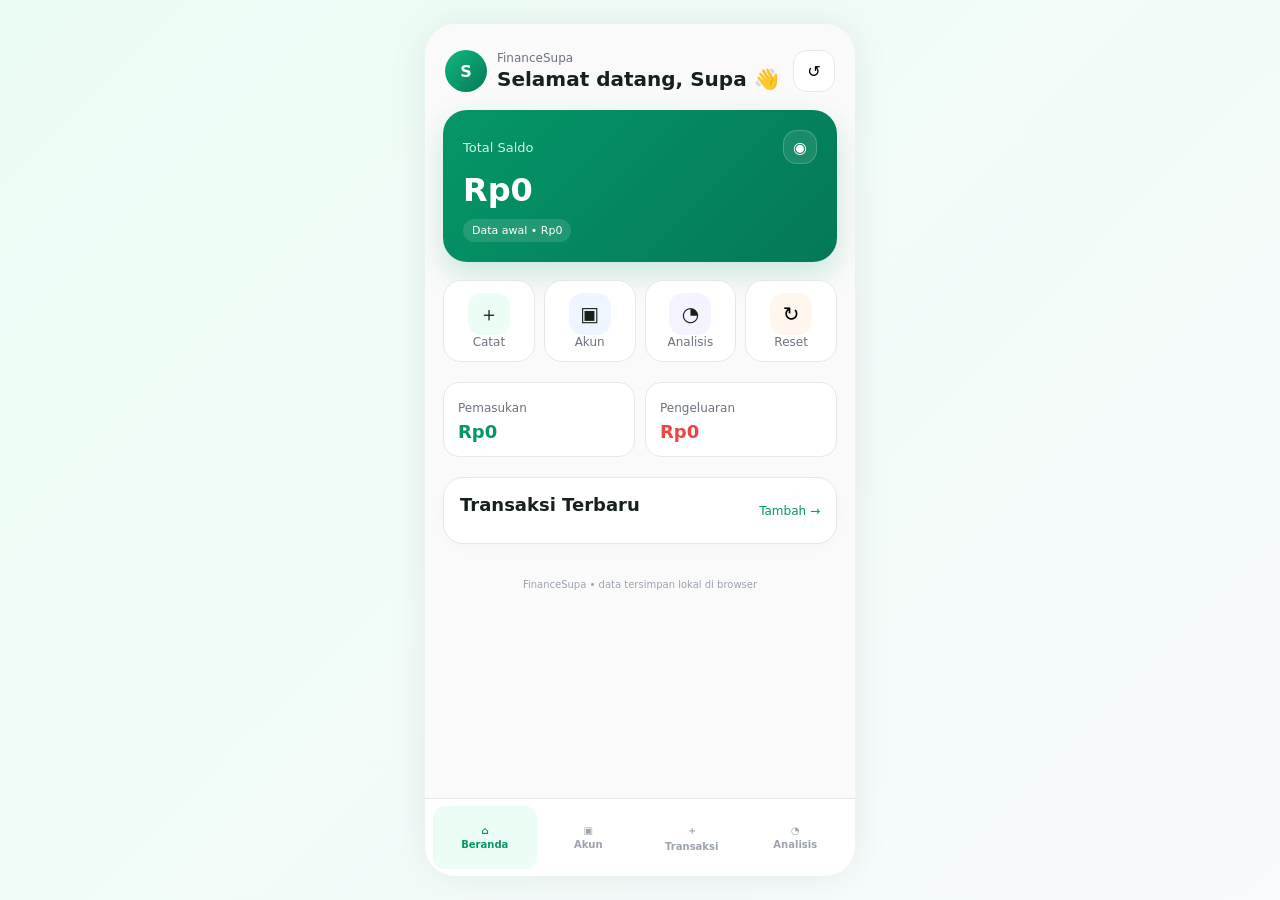
<file: index.html>
<!doctype html><html lang="id"><head><meta charset="utf-8"><meta name="viewport" content="width=device-width,initial-scale=1"><meta http-equiv="refresh" content="0; url=screen_1_dashboard.html"><title>FinanceSupa</title></head><body><p>Membuka FinanceSupa...</p><script>location.replace("screen_1_dashboard.html")</script></body></html>
</file>
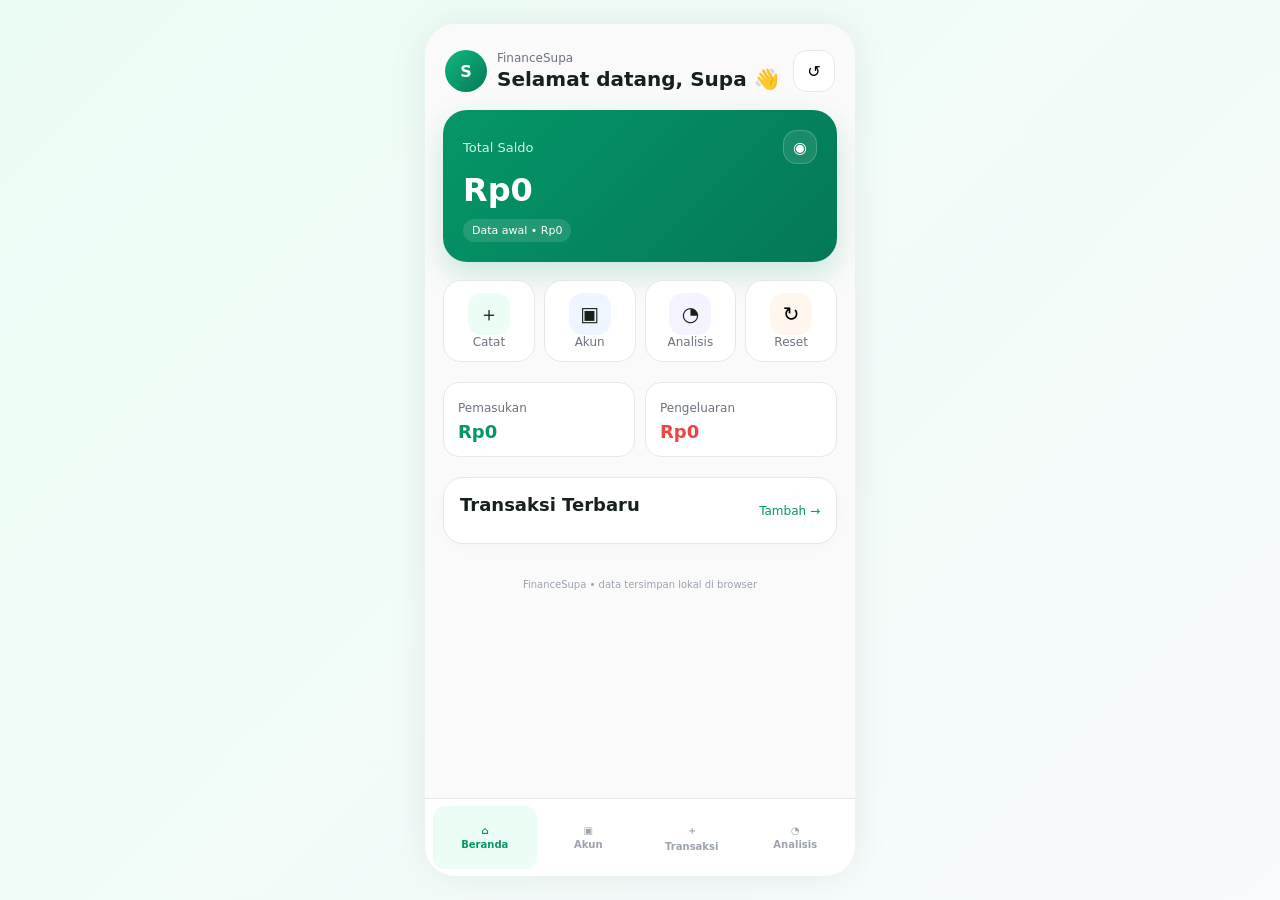
<file: screen_1_dashboard.html>
<!doctype html><html lang="id"><head><meta charset="utf-8"><meta name="viewport" content="width=device-width,initial-scale=1"><meta name="theme-color" content="#059669"><title>Dashboard — FinanceSupa</title><link rel="manifest" href="manifest.json"><link rel="stylesheet" href="styles.css"></head><body><div class="app"><main class="content">
<div class="top"><div class="user"><div class="avatar">S</div><div><div class="small">FinanceSupa</div><h1>Selamat datang, <span data-user>Supa</span> 👋</h1></div></div><button class="iconbtn" onclick="resetData()" title="Reset data">↺</button></div>
<div class="balance"><div class="balance-row"><span class="label">Total Saldo</span><button class="iconbtn" style="width:34px;height:34px;background:#ffffff18;color:#fff;border-color:#ffffff33" onclick="toggleBal()">◉</button></div><div class="amount" id="balance">Rp0</div><span class="pill">Data awal • Rp0</span></div>
<div class="actions">
<a class="action" href="screen_3_transaction_input.html"><div class="ico">＋</div><div class="small">Catat</div></a>
<a class="action" href="screen_2_bank_sync.html"><div class="ico" style="background:#eff6ff">▣</div><div class="small">Akun</div></a>
<a class="action" href="screen_4_analytics.html"><div class="ico" style="background:#f5f3ff">◔</div><div class="small">Analisis</div></a>
<button class="action" onclick="resetData()"><div class="ico" style="background:#fff7ed">↻</div><div class="small">Reset</div></button>
</div>
<div class="section"><div class="stats"><div class="stat"><span class="small">Pemasukan</span><b class="green" id="income">Rp0</b></div><div class="stat"><span class="small">Pengeluaran</span><b class="red" id="expense">Rp0</b></div></div></div>
<div class="section"><div class="card"><div class="balance-row"><h2>Transaksi Terbaru</h2><a href="screen_3_transaction_input.html" class="small green">Tambah →</a></div><div id="recent"></div></div></div>
<div class="footer">FinanceSupa • data tersimpan lokal di browser</div>
</main>
    <nav class="nav">
      <a class="active" href="screen_1_dashboard.html"><span>⌂</span>Beranda</a>
      <a class="" href="screen_2_bank_sync.html"><span>▣</span>Akun</a>
      <a class="" href="screen_3_transaction_input.html"><span>＋</span>Transaksi</a>
      <a class="" href="screen_4_analytics.html"><span>◔</span>Analisis</a>
    </nav></div><script src="app.js"></script><script>
let visible=true;
function render(){const t=totals();document.getElementById('income').textContent=rupiah(t.income);document.getElementById('expense').textContent=rupiah(t.expense);document.getElementById('balance').textContent=visible?rupiah(t.balance):"Rp •••••••";const d=getData();const el=document.getElementById('recent');if(!d.transactions.length){el.innerHTML='<div class="empty">Belum ada transaksi.<br>Mulai dengan tombol <b>Catat</b>.</div>'}else{el.innerHTML=d.transactions.slice(-5).reverse().map(x=>`<div class="tx"><div class="tx-left"><div class="tx-icon">${txIcon(x)}</div><div><b>${x.note||'Transaksi'}</b><div class="small">${x.category||'Lainnya'} • ${x.date}</div></div></div><b class="${x.type==='income'?'green':'red'}">${x.type==='income'?'+':'-'}${rupiah(x.amount)}</b></div>`).join('')}}}
function toggleBal(){visible=!visible;render()} render();
</script></body></html>
</file>
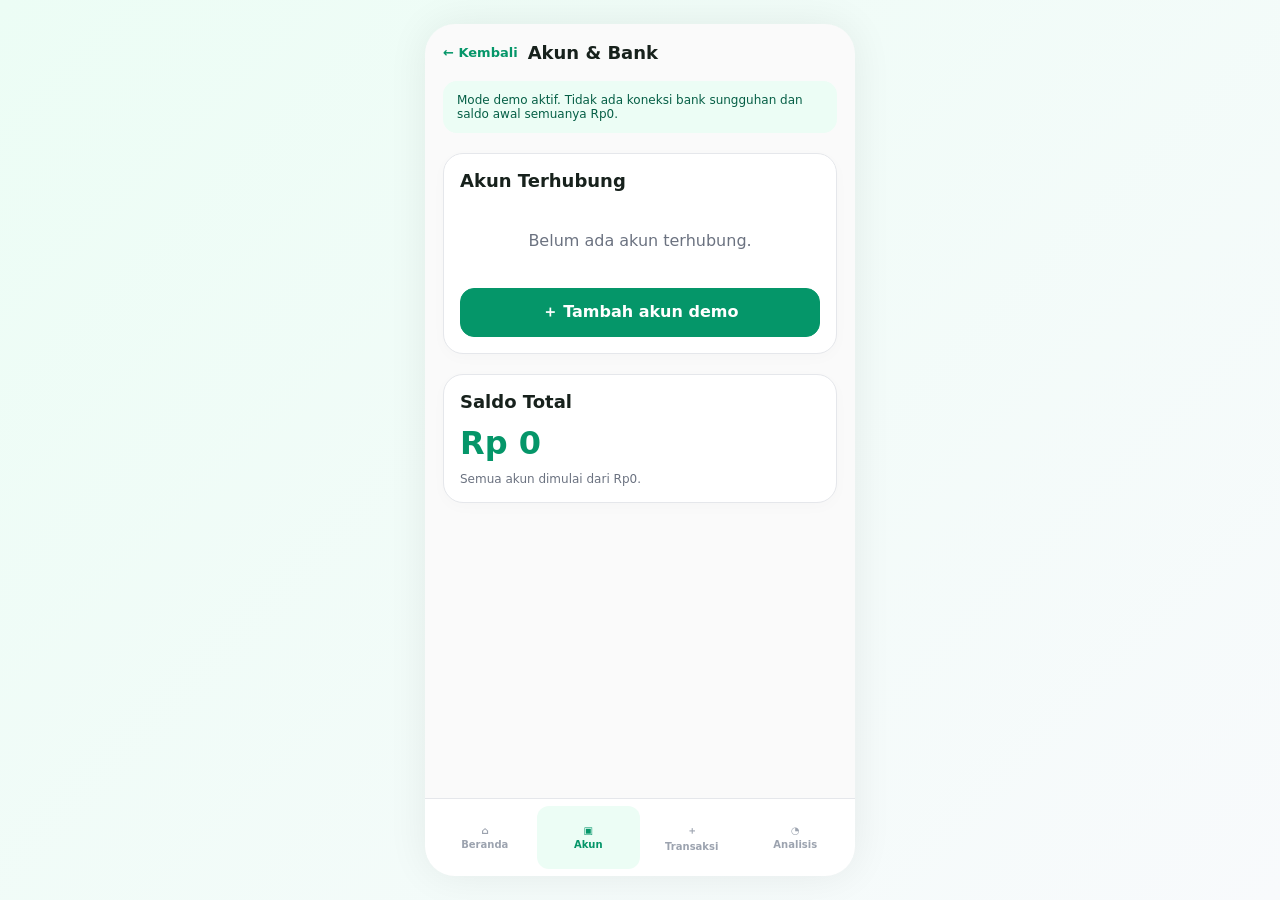
<file: screen_2_bank_sync.html>
<!doctype html><html lang="id"><head><meta charset="utf-8"><meta name="viewport" content="width=device-width,initial-scale=1"><meta name="theme-color" content="#059669"><title>Akun & Bank — FinanceSupa</title><link rel="manifest" href="manifest.json"><link rel="stylesheet" href="styles.css"></head><body><div class="app"><main class="content">
<div class="back"><a href="screen_1_dashboard.html">← Kembali</a><h2 style="margin:0">Akun & Bank</h2></div>
<div class="notice">Mode demo aktif. Tidak ada koneksi bank sungguhan dan saldo awal semuanya Rp0.</div>
<div class="section"><div class="card"><h2>Akun Terhubung</h2><div id="accounts"></div><button class="btn primary" style="width:100%;margin-top:10px" onclick="addDemoAccount()">＋ Tambah akun demo</button></div></div>
<div class="section"><div class="card"><h2>Saldo Total</h2><div class="amount green" id="bankTotal">Rp0</div><div class="small">Semua akun dimulai dari Rp0.</div></div></div>
</main>
    <nav class="nav">
      <a class="" href="screen_1_dashboard.html"><span>⌂</span>Beranda</a>
      <a class="active" href="screen_2_bank_sync.html"><span>▣</span>Akun</a>
      <a class="" href="screen_3_transaction_input.html"><span>＋</span>Transaksi</a>
      <a class="" href="screen_4_analytics.html"><span>◔</span>Analisis</a>
    </nav></div><script src="app.js"></script><script>
function renderBank(){const d=getData();const el=document.getElementById('accounts');el.innerHTML=d.accounts.length?d.accounts.map((a,i)=>`<div class="account"><div style="display:flex;gap:10px;align-items:center"><div class="banklogo">${a.name.slice(0,1)}</div><div><b>${a.name}</b><div class="small">${a.type}</div></div></div><b>${rupiah(a.balance)}</b></div>`).join(''):'<div class="empty">Belum ada akun terhubung.</div>';document.getElementById('bankTotal').textContent=rupiah(d.accounts.reduce((s,a)=>s+Number(a.balance||0),0))}
function addDemoAccount(){const d=getData();d.accounts.push({name:"Akun Demo "+(d.accounts.length+1),type:"E-Wallet",balance:0});saveData(d);renderBank()}renderBank();
</script></body></html>
</file>
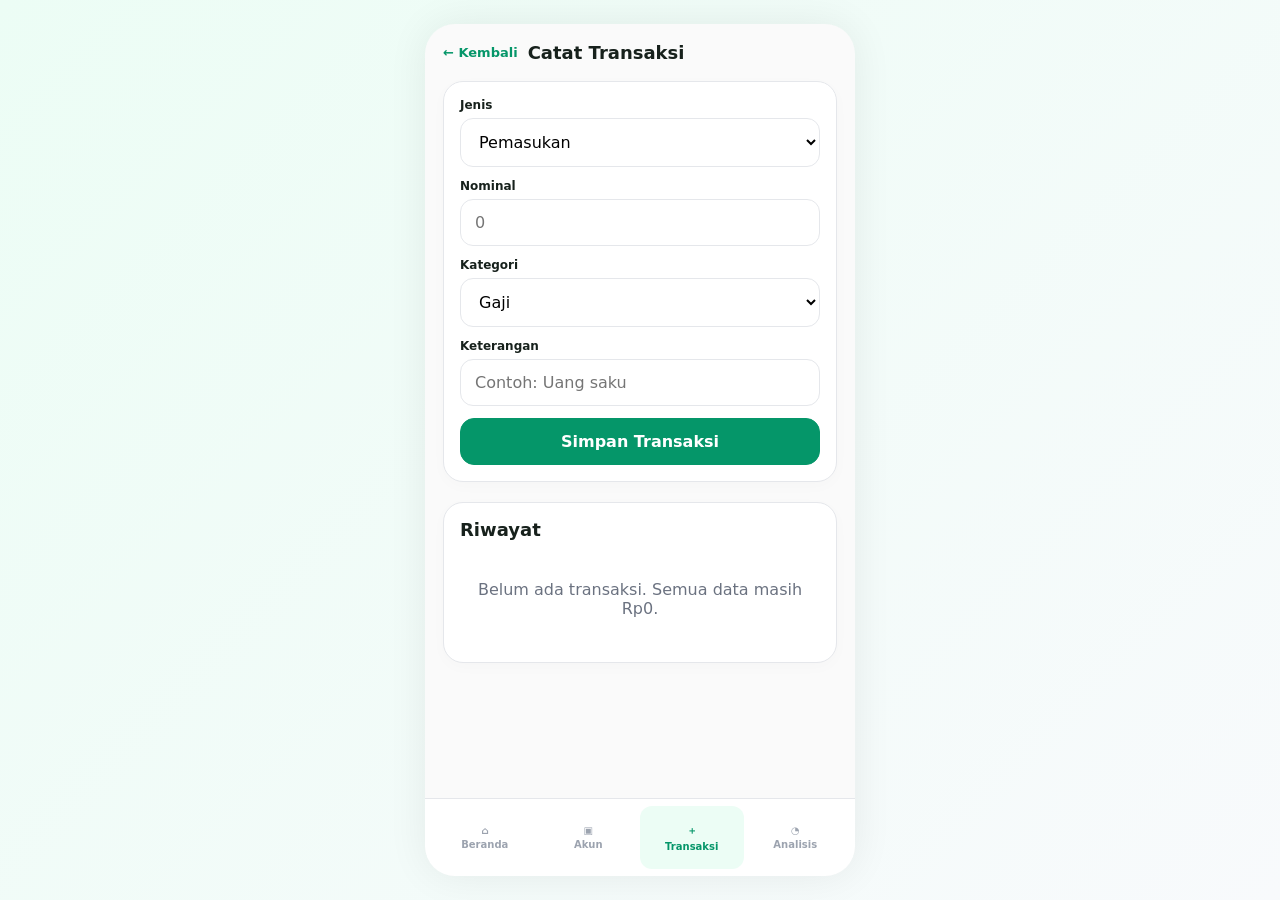
<file: screen_3_transaction_input.html>
<!doctype html><html lang="id"><head><meta charset="utf-8"><meta name="viewport" content="width=device-width,initial-scale=1"><meta name="theme-color" content="#059669"><title>Catat Transaksi — FinanceSupa</title><link rel="manifest" href="manifest.json"><link rel="stylesheet" href="styles.css"></head><body><div class="app"><main class="content">
<div class="back"><a href="screen_1_dashboard.html">← Kembali</a><h2 style="margin:0">Catat Transaksi</h2></div>
<div class="card"><form class="form" id="form">
<div class="field"><label>Jenis</label><select id="type"><option value="income">Pemasukan</option><option value="expense">Pengeluaran</option></select></div>
<div class="field"><label>Nominal</label><input id="amount" type="number" min="0" step="1000" placeholder="0" required></div>
<div class="field"><label>Kategori</label><select id="category"><option>Gaji</option><option>Makanan</option><option>Transportasi</option><option>Belanja</option><option>Tagihan</option><option>Hiburan</option><option>Tabungan</option><option>Lainnya</option></select></div>
<div class="field"><label>Keterangan</label><input id="note" placeholder="Contoh: Uang saku"></div>
<button class="btn primary" type="submit">Simpan Transaksi</button>
</form></div>
<div class="section"><div class="card"><h2>Riwayat</h2><div id="history"></div></div></div>
</main>
    <nav class="nav">
      <a class="" href="screen_1_dashboard.html"><span>⌂</span>Beranda</a>
      <a class="" href="screen_2_bank_sync.html"><span>▣</span>Akun</a>
      <a class="active" href="screen_3_transaction_input.html"><span>＋</span>Transaksi</a>
      <a class="" href="screen_4_analytics.html"><span>◔</span>Analisis</a>
    </nav></div><script src="app.js"></script><script>
function renderHistory(){const d=getData();const el=document.getElementById('history');el.innerHTML=d.transactions.length?d.transactions.slice().reverse().map((x,i)=>`<div class="tx"><div class="tx-left"><div class="tx-icon">${txIcon(x)}</div><div><b>${x.note||'Transaksi'}</b><div class="small">${x.category} • ${x.date}</div></div></div><b class="${x.type==='income'?'green':'red'}">${x.type==='income'?'+':'-'}${rupiah(x.amount)}</b></div>`).join(''):'<div class="empty">Belum ada transaksi. Semua data masih Rp0.</div>'}
document.getElementById('form').addEventListener('submit',e=>{e.preventDefault();const d=getData();d.transactions.push({type:document.getElementById('type').value,amount:Number(document.getElementById('amount').value||0),category:document.getElementById('category').value,note:document.getElementById('note').value,date:new Date().toLocaleDateString('id-ID',{day:'2-digit',month:'short',year:'numeric'})});saveData(d);e.target.reset();renderHistory();alert('Transaksi tersimpan.');});renderHistory();
</script></body></html>
</file>
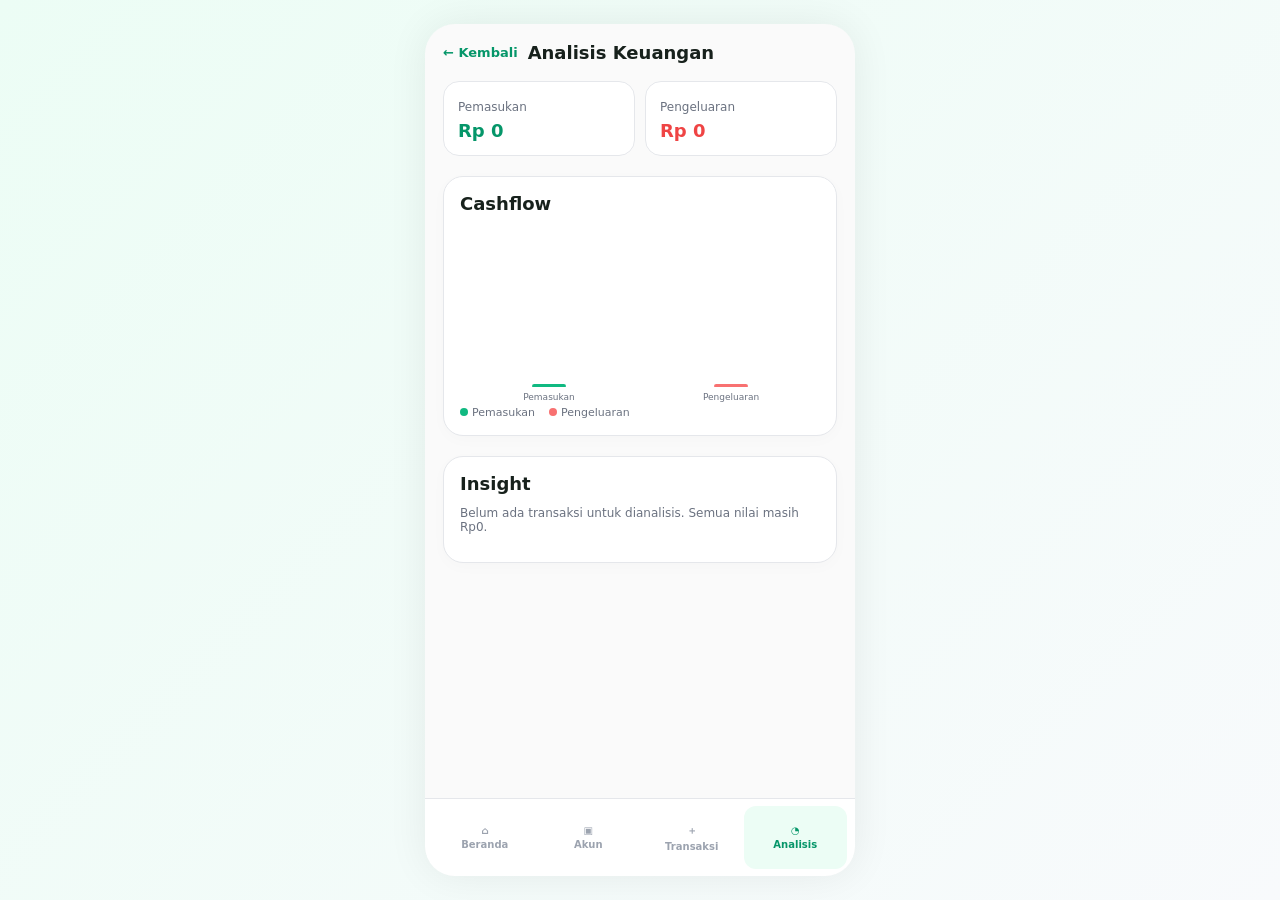
<file: screen_4_analytics.html>
<!doctype html><html lang="id"><head><meta charset="utf-8"><meta name="viewport" content="width=device-width,initial-scale=1"><meta name="theme-color" content="#059669"><title>Analisis — FinanceSupa</title><link rel="manifest" href="manifest.json"><link rel="stylesheet" href="styles.css"></head><body><div class="app"><main class="content">
<div class="back"><a href="screen_1_dashboard.html">← Kembali</a><h2 style="margin:0">Analisis Keuangan</h2></div>
<div class="stats"><div class="stat"><span class="small">Pemasukan</span><b class="green" id="aIncome">Rp0</b></div><div class="stat"><span class="small">Pengeluaran</span><b class="red" id="aExpense">Rp0</b></div></div>
<div class="section"><div class="card"><h2>Cashflow</h2><div class="chart" id="chart"></div><div class="legend"><span><i class="dot" style="background:#10b981"></i>Pemasukan</span><span><i class="dot" style="background:#f87171"></i>Pengeluaran</span></div></div></div>
<div class="section"><div class="card"><h2>Insight</h2><p class="small" id="insight">Belum ada transaksi untuk dianalisis. Semua nilai masih Rp0.</p></div></div>
</main>
    <nav class="nav">
      <a class="" href="screen_1_dashboard.html"><span>⌂</span>Beranda</a>
      <a class="" href="screen_2_bank_sync.html"><span>▣</span>Akun</a>
      <a class="" href="screen_3_transaction_input.html"><span>＋</span>Transaksi</a>
      <a class="active" href="screen_4_analytics.html"><span>◔</span>Analisis</a>
    </nav></div><script src="app.js"></script><script>
function renderA(){const t=totals();document.getElementById('aIncome').textContent=rupiah(t.income);document.getElementById('aExpense').textContent=rupiah(t.expense);const max=Math.max(t.income,t.expense,1);document.getElementById('chart').innerHTML=[['Pemasukan',t.income,''],['Pengeluaran',t.expense,'exp']].map(x=>`<div class="barwrap"><div class="bar ${x[2]}" style="height:${Math.max(2,x[1]/max*100)}%"></div><div class="barlabel">${x[0]}</div></div>`).join('');document.getElementById('insight').textContent=t.income===0&&t.expense===0?'Belum ada transaksi untuk dianalisis. Semua nilai masih Rp0.':`Saldo bersih saat ini ${rupiah(t.balance)}.`}renderA();
</script></body></html>
</file>
<file: styles.css>
:root{--green:#059669;--green2:#047857;--bg:#f4f7f6;--text:#17211c;--muted:#6b7280;--card:#fff;--line:#e5e7eb;--red:#ef4444;--blue:#2563eb;--orange:#f97316;--purple:#7c3aed}
*{box-sizing:border-box}body{margin:0;font-family:Inter,system-ui,-apple-system,"Segoe UI",Roboto,Arial,sans-serif;background:linear-gradient(135deg,#ecfdf5,#f8fafc);color:var(--text)}
a{text-decoration:none;color:inherit}button,input,select{font:inherit}
.app{width:min(100%,430px);min-height:100vh;margin:auto;background:#fafafa;position:relative;box-shadow:0 0 40px #00000012}
.content{padding:18px 18px 104px}.top{display:flex;justify-content:space-between;align-items:center;padding:8px 2px 18px}.user{display:flex;align-items:center;gap:10px}.avatar{width:42px;height:42px;border-radius:50%;background:linear-gradient(135deg,#10b981,#047857);color:white;display:grid;place-items:center;font-weight:800}.small{font-size:12px;color:var(--muted)}h1{font-size:20px;margin:2px 0 0}h2{font-size:18px;margin:0 0 12px}h3{font-size:14px;margin:0}.iconbtn,.btn{border:1px solid var(--line);background:#fff;border-radius:14px;cursor:pointer}.iconbtn{width:42px;height:42px}.balance{background:linear-gradient(135deg,var(--green),var(--green2));color:#fff;border-radius:24px;padding:20px;box-shadow:0 12px 30px #05966930;margin-bottom:18px}.balance .label{color:#d1fae5;font-size:13px}.balance-row{display:flex;justify-content:space-between;align-items:center}.amount{font-size:32px;font-weight:800;margin:7px 0 10px}.pill{display:inline-flex;padding:5px 9px;border-radius:999px;background:#ffffff1f;font-size:11px}.actions{display:grid;grid-template-columns:repeat(4,1fr);gap:9px;margin:18px 0}.action{background:#fff;border:1px solid var(--line);border-radius:18px;padding:12px 5px;text-align:center;cursor:pointer}.action .ico{width:42px;height:42px;margin:auto;border-radius:14px;display:grid;place-items:center;font-size:20px;background:#ecfdf5}.section{margin:20px 0}.card{background:var(--card);border:1px solid var(--line);border-radius:20px;padding:16px;box-shadow:0 4px 16px #00000005}.stats{display:grid;grid-template-columns:1fr 1fr;gap:10px}.stat{padding:14px;border:1px solid var(--line);border-radius:16px;background:#fff}.stat b{display:block;font-size:18px;margin-top:5px}.green{color:var(--green)}.red{color:var(--red)}.blue{color:var(--blue)}.purple{color:var(--purple)}
.tx{display:flex;align-items:center;justify-content:space-between;padding:12px 0;border-bottom:1px solid #f1f5f9}.tx:last-child{border-bottom:0}.tx-left{display:flex;align-items:center;gap:10px}.tx-icon{width:40px;height:40px;border-radius:13px;display:grid;place-items:center;background:#f1f5f9}.empty{text-align:center;padding:28px 12px;color:var(--muted)}
.nav{position:fixed;bottom:0;width:min(100%,430px);height:78px;background:#fff;border-top:1px solid var(--line);display:grid;grid-template-columns:repeat(4,1fr);z-index:20;padding:7px 8px calc(7px + env(safe-area-inset-bottom))}.nav a{display:flex;flex-direction:column;align-items:center;justify-content:center;gap:3px;color:#9ca3af;font-size:10px;font-weight:600;border-radius:12px}.nav a.active{color:var(--green);background:#ecfdf5}.fab{position:absolute;top:-25px;left:50%;transform:translateX(-50%);width:54px;height:54px;border-radius:50%;border:5px solid #fafafa;background:var(--green);color:white;display:grid;place-items:center;font-size:25px;box-shadow:0 8px 20px #05966945}
.back{display:flex;align-items:center;gap:10px;margin-bottom:18px}.back a{font-size:13px;color:var(--green);font-weight:700}.form{display:grid;gap:12px}.field label{display:block;font-size:12px;font-weight:700;margin-bottom:6px}.field input,.field select{width:100%;padding:13px 14px;border:1px solid var(--line);border-radius:13px;background:#fff;outline:none}.field input:focus,.field select:focus{border-color:#34d399;box-shadow:0 0 0 3px #d1fae5}.btn{padding:13px 15px;font-weight:800}.btn.primary{background:var(--green);color:#fff;border-color:var(--green)}.btn.danger{color:#fff;background:var(--red);border-color:var(--red)}.grid2{display:grid;grid-template-columns:1fr 1fr;gap:10px}
.account{display:flex;justify-content:space-between;align-items:center;padding:14px 0;border-bottom:1px solid #f1f5f9}.account:last-child{border-bottom:0}.banklogo{width:42px;height:42px;border-radius:13px;background:#eff6ff;color:var(--blue);display:grid;place-items:center;font-weight:800}
.chart{height:180px;display:flex;align-items:end;gap:8px;padding:12px 2px 4px}.barwrap{flex:1;height:100%;display:flex;flex-direction:column;justify-content:end;align-items:center;gap:5px}.bar{width:100%;max-width:34px;border-radius:8px 8px 3px 3px;background:#10b981;min-height:2px}.bar.exp{background:#f87171}.barlabel{font-size:9px;color:var(--muted)}.legend{display:flex;gap:14px;font-size:11px;color:var(--muted)}.dot{display:inline-block;width:8px;height:8px;border-radius:50%;margin-right:4px}.notice{padding:12px 14px;border-radius:14px;background:#ecfdf5;color:#065f46;font-size:12px}.footer{font-size:10px;color:#9ca3af;text-align:center;padding:15px}
@media(min-width:700px){body{padding:24px}.app{min-height:calc(100vh - 48px);border-radius:30px;overflow:hidden}.nav{position:absolute;border-radius:0 0 30px 30px}.content{padding-bottom:110px}}
</file>
